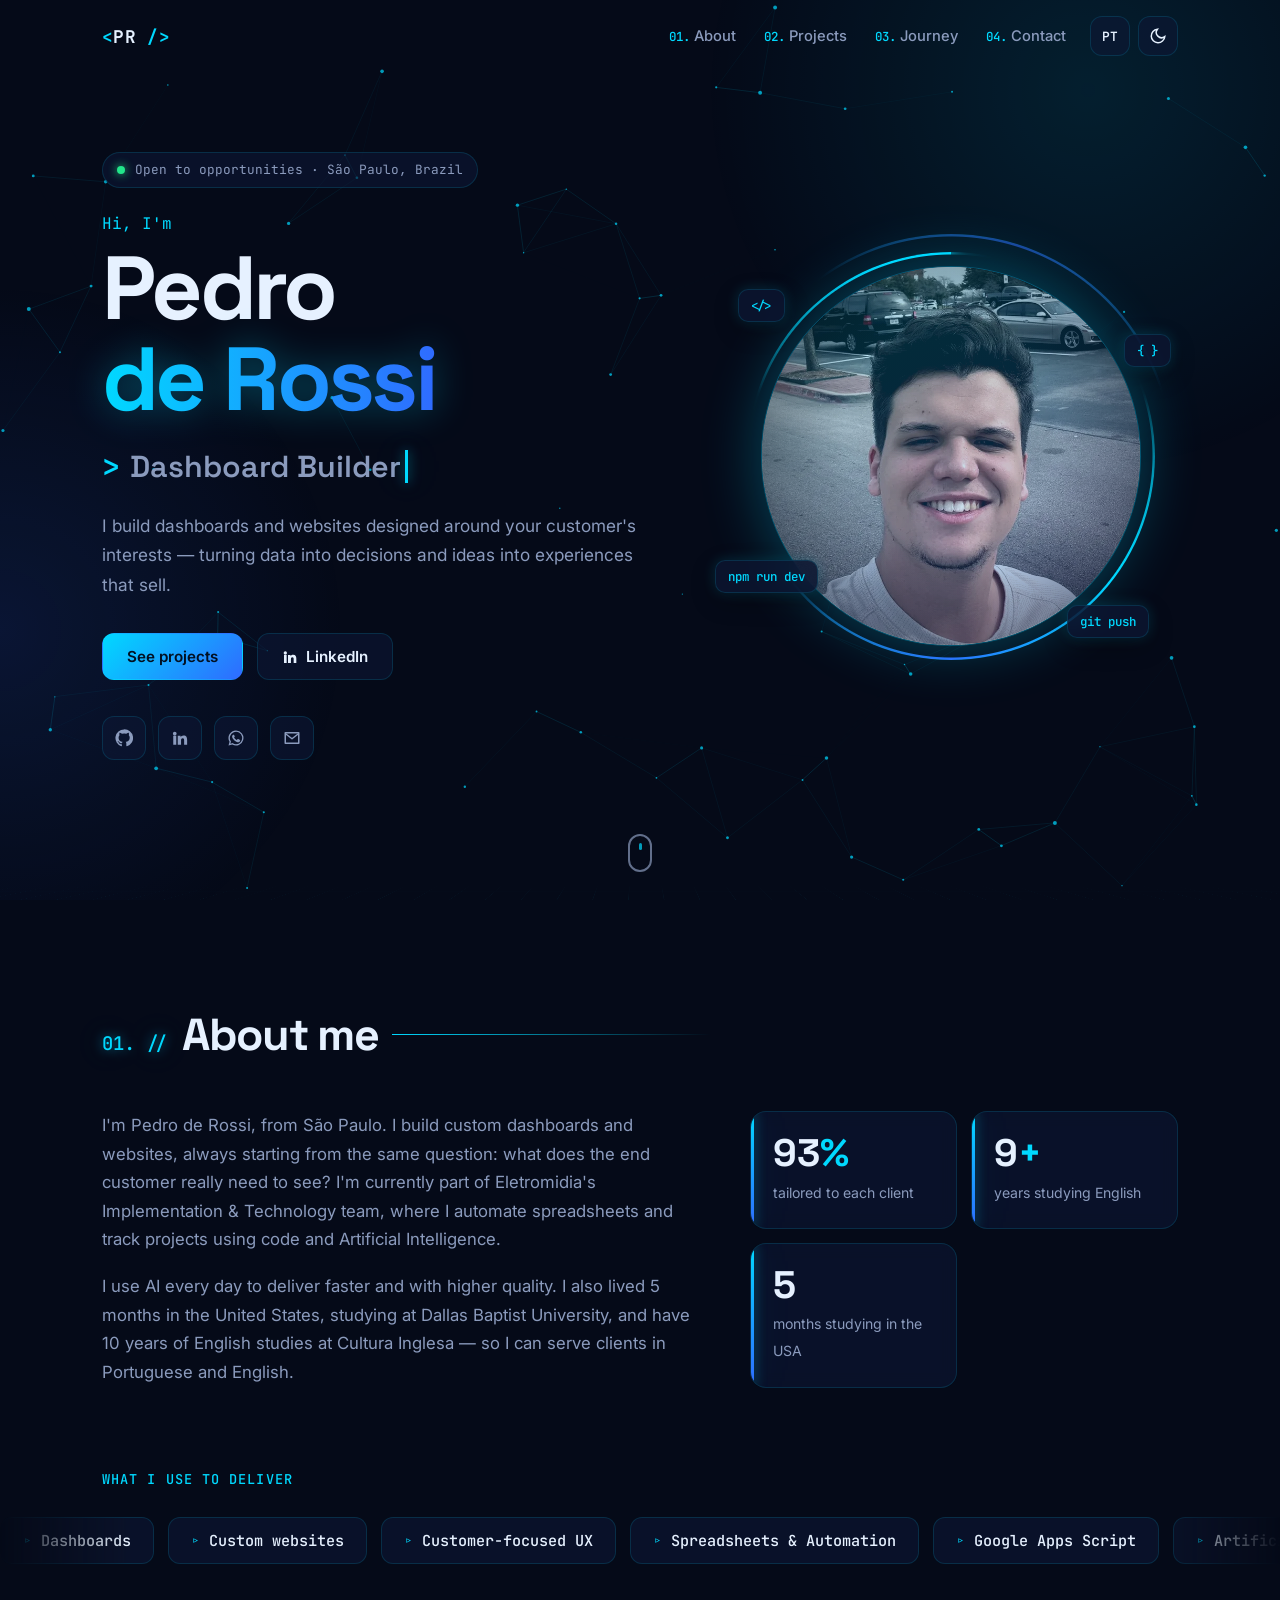
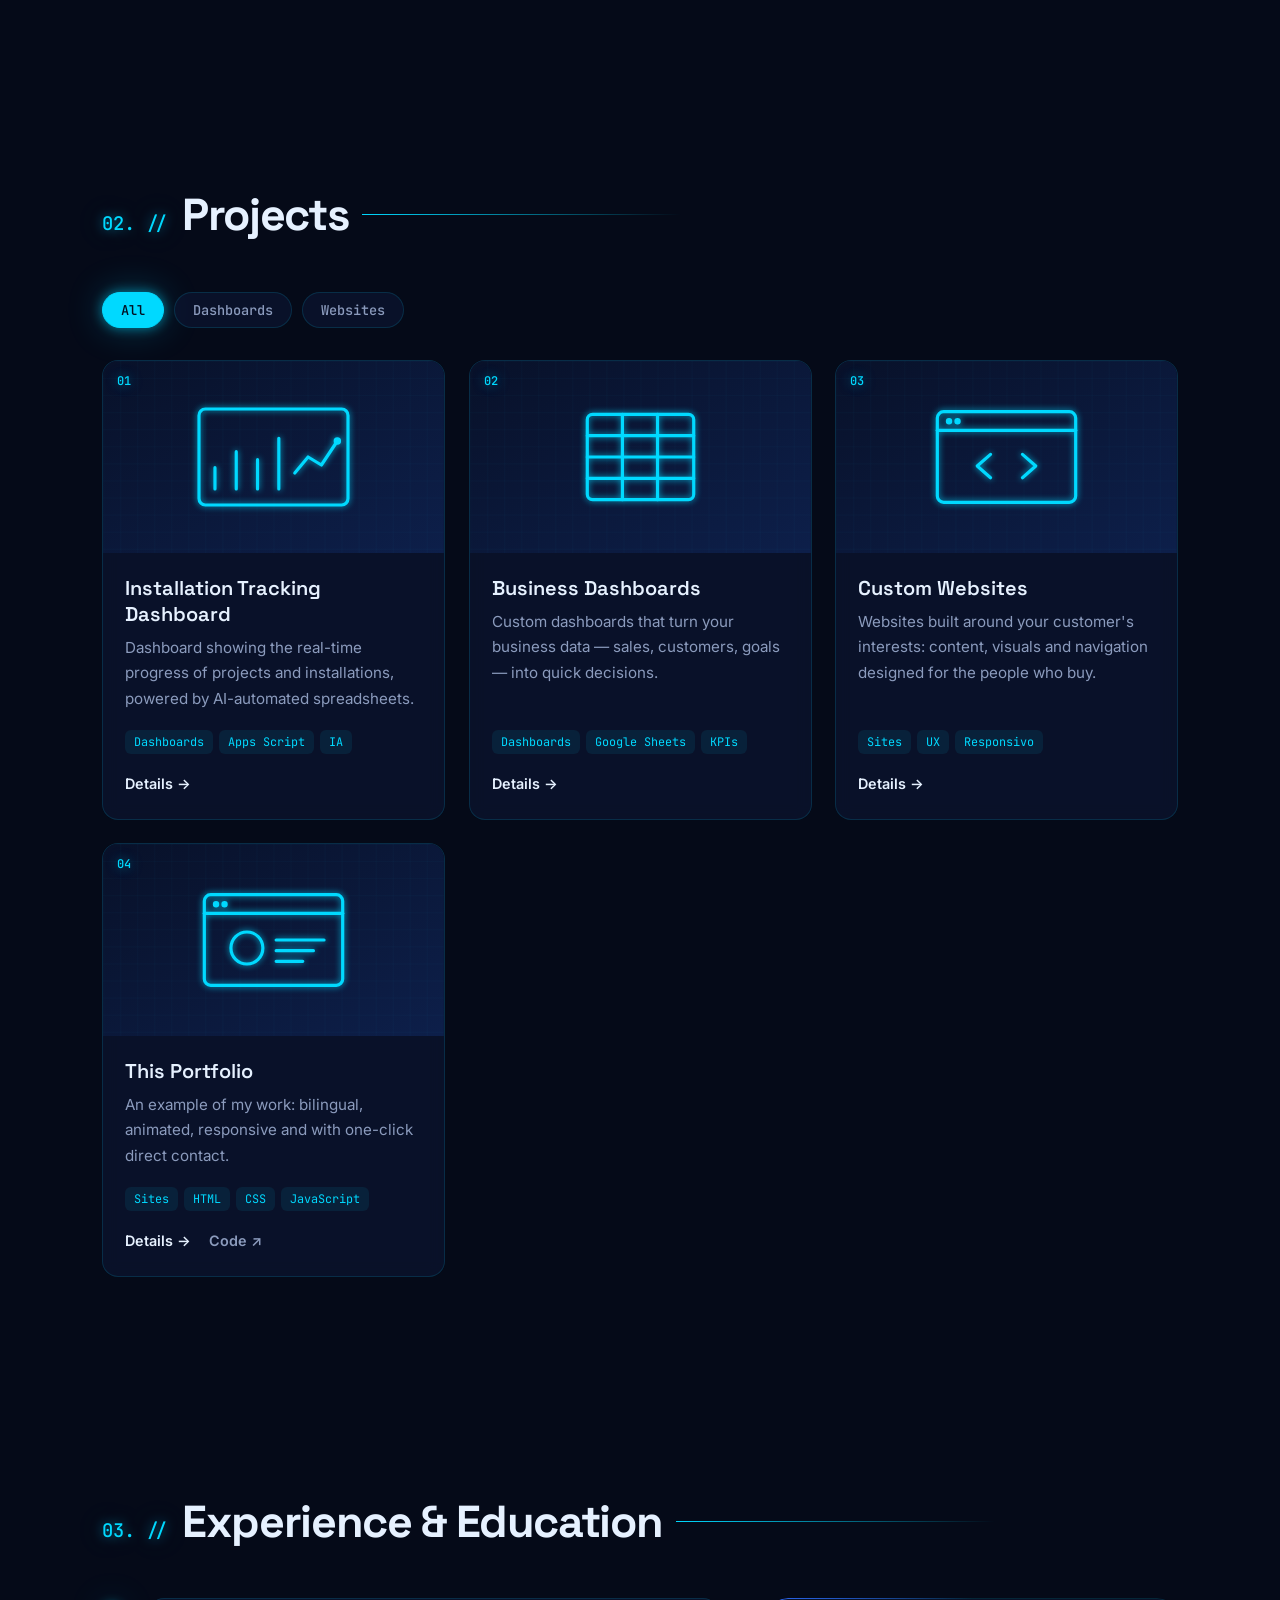
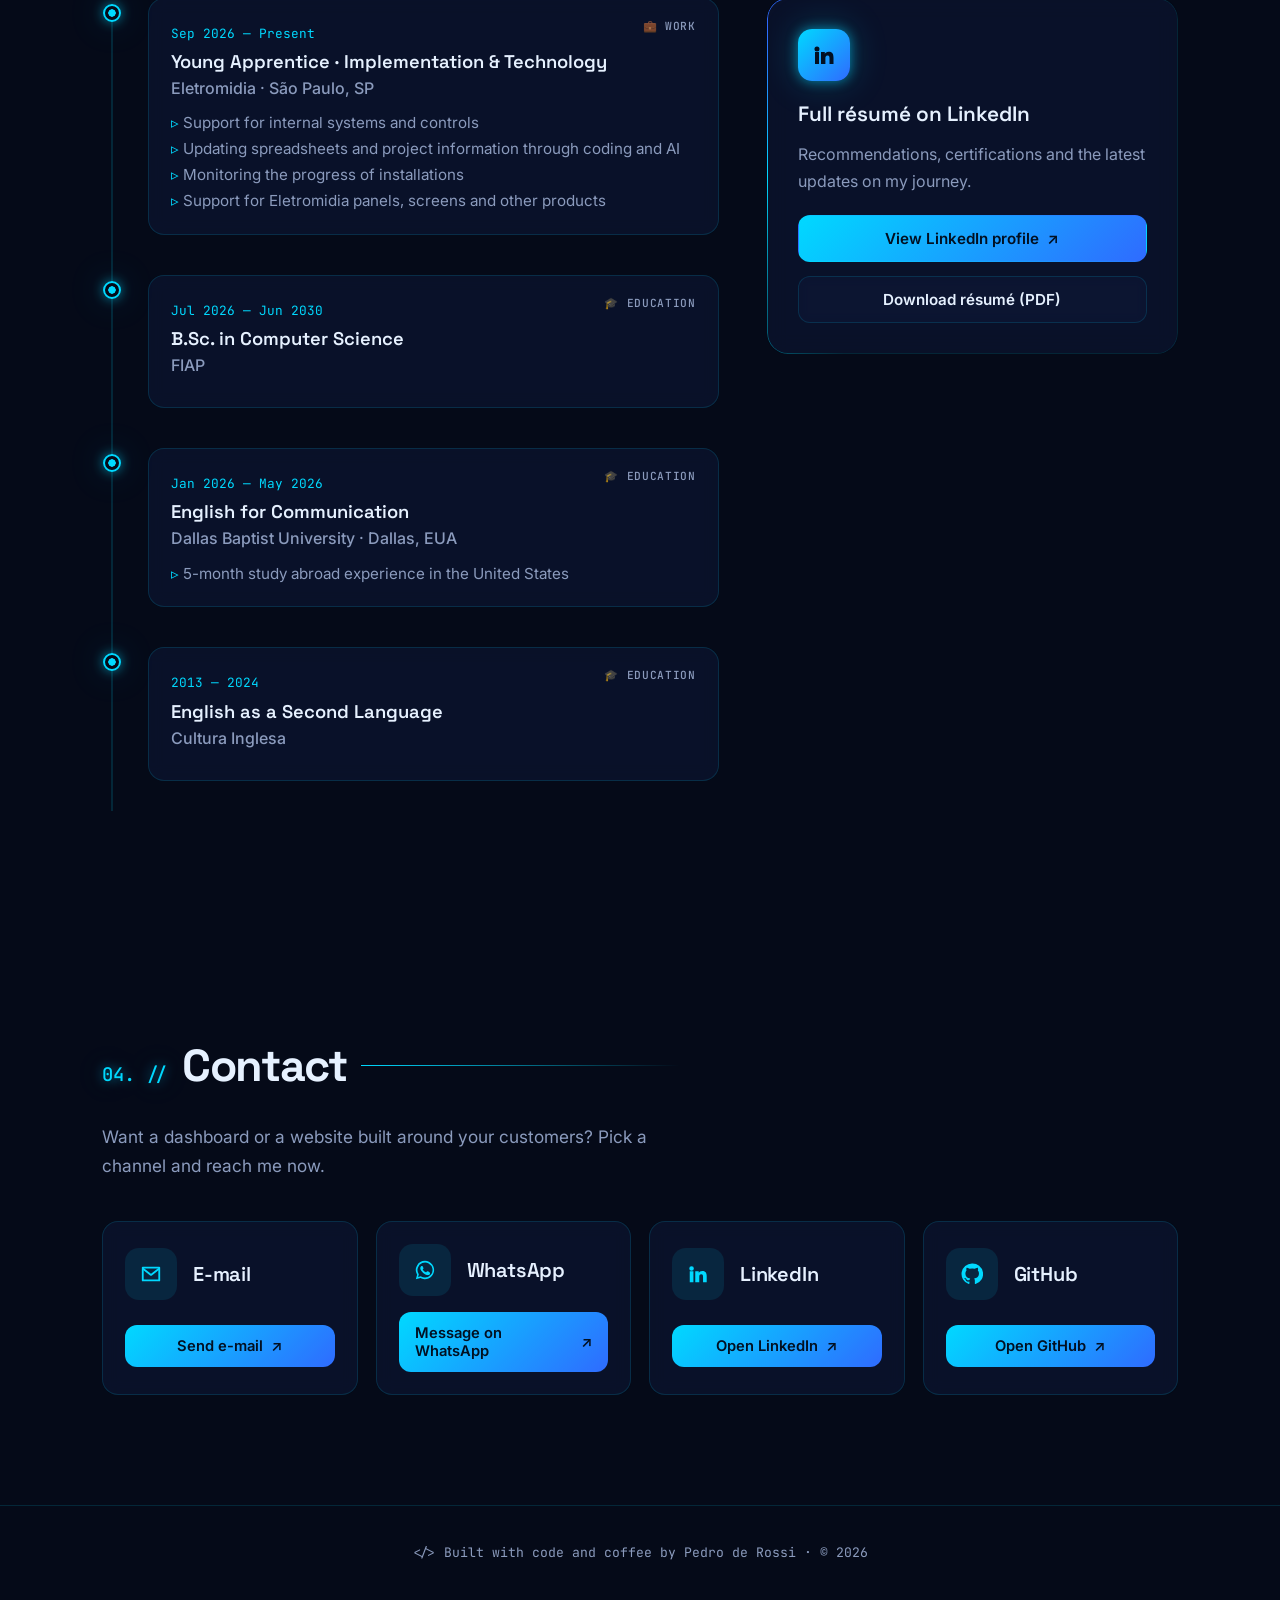
<file: index.html>
<!doctype html>
<html lang="pt-BR">
<head>
  <meta charset="utf-8" />
  <meta name="viewport" content="width=device-width, initial-scale=1" />
  <title>Pedro de Rossi — Dashboards & Sites sob medida</title>
  <meta name="description" content="Pedro de Rossi cria dashboards e sites sob medida, pensados a partir do interesse do seu público." />
  <meta name="theme-color" content="#050a18" />
  <meta property="og:title" content="Pedro de Rossi — Dashboards & Sites sob medida" />
  <meta property="og:description" content="Dashboards e sites sob medida, focados no seu cliente · São Paulo" />
  <meta property="og:type" content="website" />
  <meta property="og:image" content="assets/img/pedro.jpg" />
  <link rel="icon" href="assets/img/favicon.svg" type="image/svg+xml" />
  <link rel="preconnect" href="https://fonts.googleapis.com" />
  <link rel="preconnect" href="https://fonts.gstatic.com" crossorigin />
  <link href="https://fonts.googleapis.com/css2?family=Space+Grotesk:wght@500;600;700&family=Inter:wght@400;500;600&family=JetBrains+Mono:wght@400;500&display=swap" rel="stylesheet" />
  <link rel="stylesheet" href="css/style.css" />
  <script>
    // Aplica tema salvo antes da renderização para evitar "flash"
    try {
      const t = localStorage.getItem("theme");
      if (t) document.documentElement.dataset.theme = t;
    } catch (e) {}
  </script>
</head>
<body class="is-loading">
  <!-- Tela de carregamento -->
  <div class="preloader" id="preloader" aria-hidden="true">
    <div class="preloader-inner">
      <span class="preloader-logo glitch" data-text="<PR />">&lt;PR /&gt;</span>
      <div class="preloader-bar"><span></span></div>
      <code class="preloader-log" id="preloader-log">booting portfolio...</code>
    </div>
  </div>

  <!-- Efeitos de fundo -->
  <canvas class="bg-canvas" id="bg-canvas" aria-hidden="true"></canvas>
  <div class="bg-glow" aria-hidden="true"></div>
  <div class="cursor-glow" id="cursor-glow" aria-hidden="true"></div>
  <div class="scroll-progress" id="scroll-progress" aria-hidden="true"></div>

  <a class="skip-link" href="#main" data-i18n="a11y.skip">Pular para o conteúdo</a>

  <header class="site-header" id="site-header">
    <nav class="nav container" aria-label="Principal">
      <a href="#top" class="logo" aria-label="Pedro de Rossi">
        <span class="logo-bracket">&lt;</span>PR<span class="logo-bracket"> /&gt;</span>
      </a>

      <button class="nav-toggle" aria-expanded="false" aria-controls="nav-menu" data-i18n-aria="nav.menu">
        <span></span><span></span><span></span>
      </button>

      <ul class="nav-menu" id="nav-menu">
        <li><a href="#sobre"><span class="mono">01.</span> <span data-i18n="nav.about">Sobre</span></a></li>
        <li><a href="#projetos"><span class="mono">02.</span> <span data-i18n="nav.projects">Projetos</span></a></li>
        <li><a href="#experiencia"><span class="mono">03.</span> <span data-i18n="nav.experience">Experiência</span></a></li>
        <li><a href="#contato"><span class="mono">04.</span> <span data-i18n="nav.contact">Contato</span></a></li>
      </ul>

      <div class="nav-actions">
        <button class="icon-btn lang-toggle" id="lang-toggle" aria-label="Mudar idioma / Change language">EN</button>
        <button class="icon-btn" id="theme-toggle" data-i18n-aria="a11y.theme">
          <svg class="icon-sun" viewBox="0 0 24 24" aria-hidden="true"><circle cx="12" cy="12" r="4"/><path d="M12 2v2M12 20v2M4.9 4.9l1.4 1.4M17.7 17.7l1.4 1.4M2 12h2M20 12h2M4.9 19.1l1.4-1.4M17.7 6.3l1.4-1.4"/></svg>
          <svg class="icon-moon" viewBox="0 0 24 24" aria-hidden="true"><path d="M21 12.8A9 9 0 1 1 11.2 3a7 7 0 0 0 9.8 9.8z"/></svg>
        </button>
      </div>
    </nav>
  </header>

  <main id="main">
    <!-- HERO -->
    <section class="hero" id="top">
      <div class="hero-grid-floor" aria-hidden="true"></div>
      <div class="container hero-inner">
        <div class="hero-text">
          <p class="eyebrow mono hero-anim" style="--d:0">
            <span class="status-dot"></span>
            <span data-i18n="hero.status">Disponível para novos projetos</span>
          </p>
          <p class="hero-greeting mono hero-anim" style="--d:1" data-i18n="hero.greeting">Olá, eu sou</p>
          <h1 class="hero-title hero-anim" style="--d:2">
            <span class="glitch" data-text="Pedro">Pedro</span>
            <span class="gradient-text">de Rossi</span>
          </h1>
          <p class="hero-role hero-anim" style="--d:3">
            <span class="mono prompt">&gt;</span>
            <span id="typed-role"></span><span class="caret" aria-hidden="true"></span>
          </p>
          <p class="hero-lead hero-anim" style="--d:4" data-i18n="hero.lead">
            Construo aplicações web rápidas, acessíveis e bem pensadas — do back-end à interface.
          </p>
          <div class="hero-cta hero-anim" style="--d:5">
            <a href="#projetos" class="btn btn-primary magnetic"><span data-i18n="hero.ctaProjects">Ver projetos</span></a>
            <a href="https://www.linkedin.com/in/pedro-de-rossi" target="_blank" rel="noopener" class="btn btn-ghost magnetic">
              <svg class="btn-icon" viewBox="0 0 24 24" aria-hidden="true"><path d="M4.98 3.5a2.5 2.5 0 1 1 0 5 2.5 2.5 0 0 1 0-5zM3 9h4v12H3zM9 9h3.8v1.7h.1c.5-1 1.8-2 3.8-2 4 0 4.8 2.6 4.8 6V21h-4v-5.6c0-1.3 0-3-1.9-3s-2.2 1.5-2.2 2.9V21H9z"/></svg>
              LinkedIn
            </a>
          </div>
          <ul class="socials hero-anim" style="--d:6" aria-label="Redes sociais">
            <li><a href="https://github.com/PedrodeRossi" target="_blank" rel="noopener" aria-label="GitHub">
              <svg viewBox="0 0 24 24" aria-hidden="true"><path d="M12 .5a11.5 11.5 0 0 0-3.6 22.4c.6.1.8-.3.8-.6v-2c-3.2.7-3.9-1.5-3.9-1.5-.5-1.3-1.3-1.7-1.3-1.7-1-.7.1-.7.1-.7 1.2.1 1.8 1.2 1.8 1.2 1 1.8 2.8 1.3 3.5 1 .1-.8.4-1.3.7-1.6-2.6-.3-5.3-1.3-5.3-5.7 0-1.3.5-2.3 1.2-3.1-.1-.3-.5-1.5.1-3.1 0 0 1-.3 3.2 1.2a11 11 0 0 1 5.8 0c2.2-1.5 3.2-1.2 3.2-1.2.6 1.6.2 2.8.1 3.1.8.8 1.2 1.9 1.2 3.1 0 4.4-2.7 5.4-5.3 5.7.4.4.8 1.1.8 2.2v3.2c0 .3.2.7.8.6A11.5 11.5 0 0 0 12 .5z"/></svg>
            </a></li>
            <li><a href="https://www.linkedin.com/in/pedro-de-rossi" target="_blank" rel="noopener" aria-label="LinkedIn">
              <svg viewBox="0 0 24 24" aria-hidden="true"><path d="M4.98 3.5a2.5 2.5 0 1 1 0 5 2.5 2.5 0 0 1 0-5zM3 9h4v12H3zM9 9h3.8v1.7h.1c.5-1 1.8-2 3.8-2 4 0 4.8 2.6 4.8 6V21h-4v-5.6c0-1.3 0-3-1.9-3s-2.2 1.5-2.2 2.9V21H9z"/></svg>
            </a></li>
            <li><a href="https://wa.me/5511988828537" target="_blank" rel="noopener" aria-label="WhatsApp">
              <svg viewBox="0 0 24 24" aria-hidden="true"><path d="M12 2a10 10 0 0 0-8.6 15.1L2 22l5-1.3A10 10 0 1 0 12 2zm0 18.2a8.2 8.2 0 0 1-4.2-1.2l-.3-.2-3 .8.8-2.9-.2-.3A8.2 8.2 0 1 1 12 20.2zm4.5-6.1c-.2-.1-1.5-.7-1.7-.8-.2-.1-.4-.1-.6.1l-.8 1c-.1.2-.3.2-.5.1a6.7 6.7 0 0 1-3.3-2.9c-.3-.4.3-.4.7-1.3.1-.2 0-.3 0-.4l-.8-1.8c-.2-.5-.4-.4-.6-.4h-.5a1 1 0 0 0-.7.3 3 3 0 0 0-.9 2.2 5.2 5.2 0 0 0 1.1 2.7 11.8 11.8 0 0 0 4.5 4c1.7.7 2.3.8 3.2.6.5-.1 1.5-.6 1.8-1.2.2-.6.2-1.1.1-1.2l-.5-.3z"/></svg>
            </a></li>
            <li><a href="mailto:pemrossi@outlook.com" aria-label="E-mail">
              <svg viewBox="0 0 24 24" aria-hidden="true" class="stroke"><path d="M3 5h18v14H3z"/><path d="m3 6 9 7 9-7"/></svg>
            </a></li>
          </ul>
        </div>

        <div class="hero-visual hero-anim" style="--d:3">
          <div class="avatar" id="avatar">
            <div class="avatar-ring" aria-hidden="true"></div>
            <div class="avatar-ring avatar-ring-2" aria-hidden="true"></div>
            <div class="avatar-photo">
              <picture>
                <source srcset="assets/img/pedro.webp" type="image/webp" />
                <img src="assets/img/pedro.jpg" alt="Foto de Pedro de Rossi" data-i18n-alt="about.photoAlt" width="720" height="720" />
              </picture>
              <span class="avatar-scan" aria-hidden="true"></span>
            </div>
            <span class="orbit-chip chip-1" aria-hidden="true">&lt;/&gt;</span>
            <span class="orbit-chip chip-2" aria-hidden="true">{ }</span>
            <span class="orbit-chip chip-3" aria-hidden="true">npm run dev</span>
            <span class="orbit-chip chip-4" aria-hidden="true">git push</span>
          </div>
        </div>
      </div>

      <a href="#sobre" class="scroll-hint" aria-hidden="true" tabindex="-1">
        <span class="mouse"><span></span></span>
      </a>
    </section>

    <!-- SOBRE -->
    <section class="section" id="sobre">
      <div class="container">
        <h2 class="section-title" data-reveal>
          <span class="mono section-num">01. //</span>
          <span data-i18n="about.title">Sobre mim</span>
        </h2>
        <div class="about-grid">
          <div class="about-text">
            <p data-reveal style="--d:1" data-i18n="about.p1"></p>
            <p data-reveal style="--d:2" data-i18n="about.p2"></p>
          </div>
          <ul class="stats" id="stats"></ul>
        </div>
        <h3 class="skills-title mono" data-reveal data-i18n="about.skills">Tecnologias com que trabalho</h3>
      </div>
      <div class="marquee" data-reveal aria-label="Tecnologias">
        <ul class="marquee-track" id="skills-track"></ul>
      </div>
    </section>

    <!-- PROJETOS -->
    <section class="section" id="projetos">
      <div class="container">
        <h2 class="section-title" data-reveal>
          <span class="mono section-num">02. //</span>
          <span data-i18n="projects.title">Projetos</span>
        </h2>
        <div class="filters" id="project-filters" role="group" data-i18n-aria="projects.filter" data-reveal></div>
        <div class="projects-grid" id="projects-grid"></div>
      </div>
    </section>

    <!-- EXPERIÊNCIA -->
    <section class="section" id="experiencia">
      <div class="container">
        <h2 class="section-title" data-reveal>
          <span class="mono section-num">03. //</span>
          <span data-i18n="experience.title">Experiência</span>
        </h2>
        <div class="experience-grid">
          <ol class="timeline" id="timeline"></ol>

          <aside class="linkedin-card" data-reveal style="--d:2">
            <div class="linkedin-card-icon" aria-hidden="true">
              <svg viewBox="0 0 24 24"><path d="M4.98 3.5a2.5 2.5 0 1 1 0 5 2.5 2.5 0 0 1 0-5zM3 9h4v12H3zM9 9h3.8v1.7h.1c.5-1 1.8-2 3.8-2 4 0 4.8 2.6 4.8 6V21h-4v-5.6c0-1.3 0-3-1.9-3s-2.2 1.5-2.2 2.9V21H9z"/></svg>
            </div>
            <h3 data-i18n="experience.linkedinTitle">Currículo completo no LinkedIn</h3>
            <p data-i18n="experience.linkedinText">Histórico detalhado, formação, certificações e recomendações.</p>
            <a href="https://www.linkedin.com/in/pedro-de-rossi" target="_blank" rel="noopener" class="btn btn-primary magnetic">
              <span data-i18n="experience.linkedinBtn">Ver perfil no LinkedIn</span> ↗
            </a>
            <a href="assets/cv/pedro-de-rossi-cv.pdf" class="btn btn-ghost" download data-i18n="experience.cv">Baixar currículo (PDF)</a>
          </aside>
        </div>
      </div>
    </section>

    <!-- CONTATO -->
    <section class="section contact" id="contato">
      <div class="container">
        <h2 class="section-title" data-reveal>
          <span class="mono section-num">04. //</span>
          <span data-i18n="contact.title">Contato</span>
        </h2>
        <p class="contact-lead" data-reveal data-i18n="contact.lead"></p>
        <ul class="contact-cards">
          <li data-reveal style="--d:1"><a class="contact-card" href="mailto:pemrossi@outlook.com?subject=Contato%20pelo%20portf%C3%B3lio" id="email-card">
            <span class="contact-card-icon"><svg viewBox="0 0 24 24" class="stroke" aria-hidden="true"><path d="M3 5h18v14H3z"/><path d="m3 6 9 7 9-7"/></svg></span>
            <span><span class="contact-card-label">E-mail</span></span>
            <span class="contact-card-cta"><span data-i18n="contact.cta.email"></span><span class="cta-arrow" aria-hidden="true">↗</span></span>
          </a></li>
          <li data-reveal style="--d:2"><a class="contact-card" href="https://wa.me/5511988828537" target="_blank" rel="noopener" id="whatsapp-card">
            <span class="contact-card-icon"><svg viewBox="0 0 24 24" aria-hidden="true"><path d="M12 2a10 10 0 0 0-8.6 15.1L2 22l5-1.3A10 10 0 1 0 12 2zm0 18.2a8.2 8.2 0 0 1-4.2-1.2l-.3-.2-3 .8.8-2.9-.2-.3A8.2 8.2 0 1 1 12 20.2zm4.5-6.1c-.2-.1-1.5-.7-1.7-.8-.2-.1-.4-.1-.6.1l-.8 1c-.1.2-.3.2-.5.1a6.7 6.7 0 0 1-3.3-2.9c-.3-.4.3-.4.7-1.3.1-.2 0-.3 0-.4l-.8-1.8c-.2-.5-.4-.4-.6-.4h-.5a1 1 0 0 0-.7.3 3 3 0 0 0-.9 2.2 5.2 5.2 0 0 0 1.1 2.7 11.8 11.8 0 0 0 4.5 4c1.7.7 2.3.8 3.2.6.5-.1 1.5-.6 1.8-1.2.2-.6.2-1.1.1-1.2l-.5-.3z"/></svg></span>
            <span><span class="contact-card-label">WhatsApp</span></span>
            <span class="contact-card-cta"><span data-i18n="contact.cta.whatsapp"></span><span class="cta-arrow" aria-hidden="true">↗</span></span>
          </a></li>
          <li data-reveal style="--d:3"><a class="contact-card" href="https://www.linkedin.com/in/pedro-de-rossi" target="_blank" rel="noopener">
            <span class="contact-card-icon"><svg viewBox="0 0 24 24" aria-hidden="true"><path d="M4.98 3.5a2.5 2.5 0 1 1 0 5 2.5 2.5 0 0 1 0-5zM3 9h4v12H3zM9 9h3.8v1.7h.1c.5-1 1.8-2 3.8-2 4 0 4.8 2.6 4.8 6V21h-4v-5.6c0-1.3 0-3-1.9-3s-2.2 1.5-2.2 2.9V21H9z"/></svg></span>
            <span><span class="contact-card-label">LinkedIn</span></span>
            <span class="contact-card-cta"><span data-i18n="contact.cta.linkedin"></span><span class="cta-arrow" aria-hidden="true">↗</span></span>
          </a></li>
          <li data-reveal style="--d:4"><a class="contact-card" href="https://github.com/PedrodeRossi" target="_blank" rel="noopener">
            <span class="contact-card-icon"><svg viewBox="0 0 24 24" aria-hidden="true"><path d="M12 .5a11.5 11.5 0 0 0-3.6 22.4c.6.1.8-.3.8-.6v-2c-3.2.7-3.9-1.5-3.9-1.5-.5-1.3-1.3-1.7-1.3-1.7-1-.7.1-.7.1-.7 1.2.1 1.8 1.2 1.8 1.2 1 1.8 2.8 1.3 3.5 1 .1-.8.4-1.3.7-1.6-2.6-.3-5.3-1.3-5.3-5.7 0-1.3.5-2.3 1.2-3.1-.1-.3-.5-1.5.1-3.1 0 0 1-.3 3.2 1.2a11 11 0 0 1 5.8 0c2.2-1.5 3.2-1.2 3.2-1.2.6 1.6.2 2.8.1 3.1.8.8 1.2 1.9 1.2 3.1 0 4.4-2.7 5.4-5.3 5.7.4.4.8 1.1.8 2.2v3.2c0 .3.2.7.8.6A11.5 11.5 0 0 0 12 .5z"/></svg></span>
            <span><span class="contact-card-label">GitHub</span></span>
            <span class="contact-card-cta"><span data-i18n="contact.cta.github"></span><span class="cta-arrow" aria-hidden="true">↗</span></span>
          </a></li>
        </ul>
      </div>
    </section>
  </main>

  <!-- Modal de detalhe do projeto -->
  <dialog class="project-modal" id="project-modal">
    <button class="icon-btn modal-close" id="modal-close" data-i18n-aria="a11y.close">&times;</button>
    <div id="modal-content"></div>
  </dialog>

  <footer class="site-footer">
    <div class="container">
      <p class="mono">&lt;/&gt; <span data-i18n="footer.made">Feito com código e café por</span> Pedro de Rossi · &copy; <span id="year"></span></p>
    </div>
  </footer>

  <script src="js/data.js"></script>
  <script src="js/i18n.js"></script>
  <script src="js/main.js"></script>
</body>
</html>
</file>
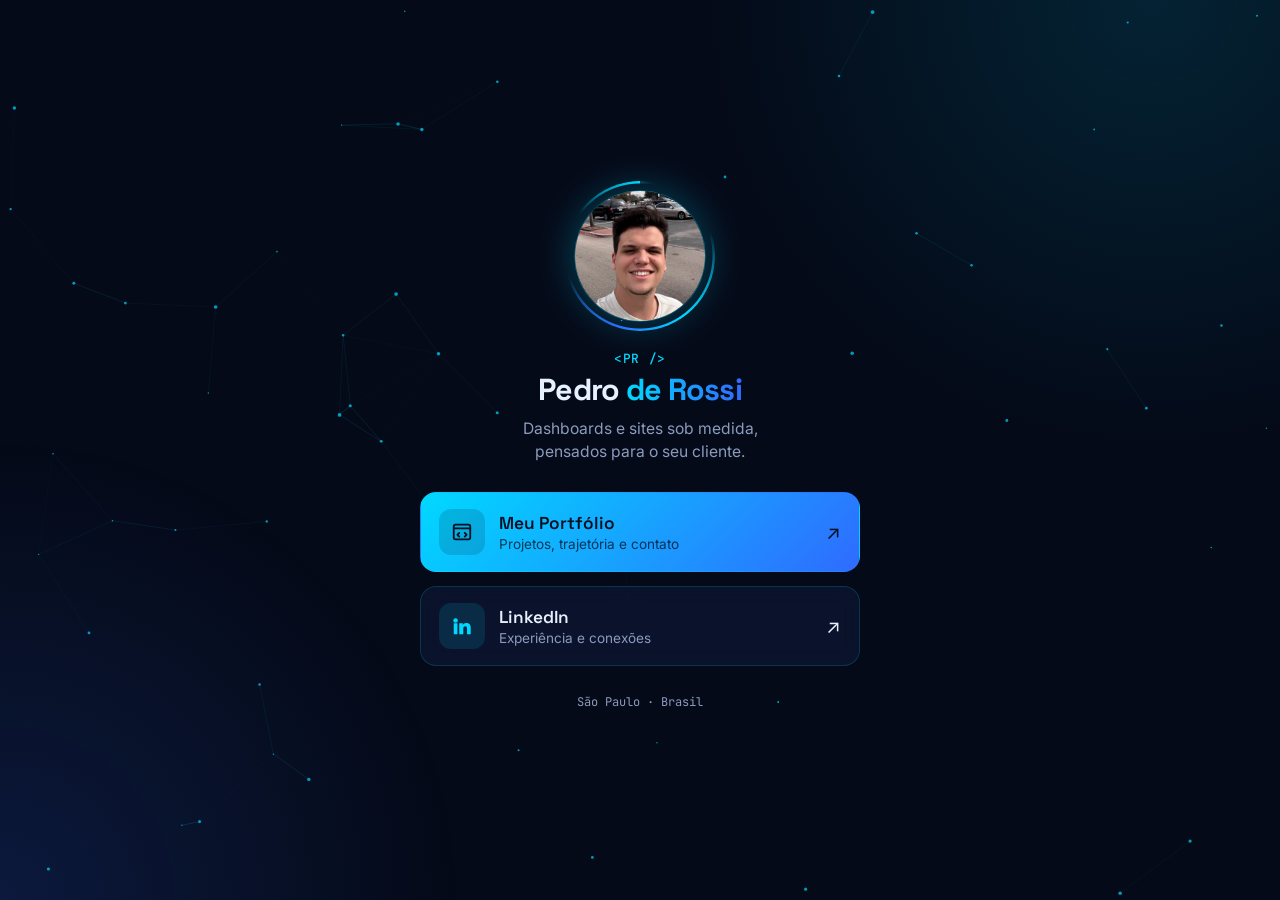
<file: links/index.html>
<!doctype html>
<html lang="pt-BR">
<head>
  <meta charset="utf-8" />
  <meta name="viewport" content="width=device-width, initial-scale=1, viewport-fit=cover" />
  <title>Pedro de Rossi · Links</title>
  <meta name="description" content="Links de Pedro de Rossi: portfólio e LinkedIn." />
  <meta name="theme-color" content="#050a18" />
  <meta property="og:title" content="Pedro de Rossi · Links" />
  <meta property="og:description" content="Dashboards e sites sob medida · Portfólio e LinkedIn" />
  <meta property="og:image" content="https://pedroderossi.github.io/assets/img/pedro.jpg" />
  <link rel="icon" href="../assets/img/favicon.svg" type="image/svg+xml" />
  <link rel="preconnect" href="https://fonts.googleapis.com" />
  <link rel="preconnect" href="https://fonts.gstatic.com" crossorigin />
  <link href="https://fonts.googleapis.com/css2?family=Space+Grotesk:wght@500;600;700&family=Inter:wght@400;500;600&family=JetBrains+Mono:wght@400;500&display=swap" rel="stylesheet" />
  <style>
    :root {
      --bg: #050a18;
      --surface: rgba(13, 24, 52, 0.7);
      --text: #e6f1ff;
      --text-muted: #8b9bbd;
      --border: rgba(0, 217, 255, 0.18);
      --neon: #00d9ff;
      --neon-2: #2f6bff;
      --neon-rgb: 0, 217, 255;
      --on-neon: #021022;
      --glow: 0 0 12px rgba(var(--neon-rgb), 0.55), 0 0 36px rgba(var(--neon-rgb), 0.25);
      --font-display: "Space Grotesk", "Inter", system-ui, sans-serif;
      --font-sans: "Inter", system-ui, -apple-system, "Segoe UI", sans-serif;
      --font-mono: "JetBrains Mono", ui-monospace, monospace;
      --ease: cubic-bezier(0.22, 1, 0.36, 1);
      color-scheme: dark;
    }
    *, *::before, *::after { box-sizing: border-box; }
    html, body { min-height: 100%; }
    body {
      margin: 0; background: var(--bg); color: var(--text);
      font-family: var(--font-sans); -webkit-font-smoothing: antialiased;
      display: grid; place-items: center;
      min-height: 100vh; min-height: 100svh;
      padding: max(40px, env(safe-area-inset-top)) max(20px, env(safe-area-inset-right)) max(40px, env(safe-area-inset-bottom)) max(20px, env(safe-area-inset-left));
      overflow-x: hidden;
    }
    a { color: inherit; text-decoration: none; }
    :focus-visible { outline: 2px solid var(--neon); outline-offset: 4px; border-radius: 12px; }

    /* Fundo: rede de partículas + brilhos */
    canvas { position: fixed; inset: 0; z-index: -2; width: 100%; height: 100%; }
    .glow {
      position: fixed; inset: 0; z-index: -3; pointer-events: none;
      background:
        radial-gradient(60vmax 60vmax at 90% 0%, rgba(var(--neon-rgb), 0.12), transparent 60%),
        radial-gradient(60vmax 60vmax at 0% 100%, rgba(47, 107, 255, 0.16), transparent 60%);
    }

    main { width: 100%; max-width: 440px; display: grid; justify-items: center; gap: 28px; text-align: center; }

    .in { opacity: 0; transform: translateY(18px); animation: in 0.8s var(--ease) forwards; animation-delay: calc(var(--d) * 0.12s); }
    @keyframes in { to { opacity: 1; transform: none; } }

    /* Foto com anel neon */
    .avatar { position: relative; width: 132px; height: 132px; }
    .ring {
      position: absolute; inset: -9px; border-radius: 50%;
      background: conic-gradient(from 0deg, transparent 0 20%, var(--neon) 40%, var(--neon-2) 55%, transparent 70%, transparent 85%, var(--neon) 100%);
      -webkit-mask: radial-gradient(farthest-side, transparent calc(100% - 3px), #000 calc(100% - 2px));
      mask: radial-gradient(farthest-side, transparent calc(100% - 3px), #000 calc(100% - 2px));
      filter: drop-shadow(0 0 8px var(--neon));
      animation: spin 5s linear infinite;
    }
    @keyframes spin { to { transform: rotate(360deg); } }
    .avatar img {
      width: 100%; height: 100%; border-radius: 50%; object-fit: cover;
      border: 1px solid rgba(var(--neon-rgb), 0.4);
      box-shadow: 0 0 40px rgba(var(--neon-rgb), 0.3);
    }

    .head { display: grid; gap: 6px; }
    .logo { font: 500 0.8rem var(--font-mono); color: var(--neon); letter-spacing: 0.04em; }
    h1 { margin: 0; font: 700 1.9rem / 1.1 var(--font-display); letter-spacing: -0.03em; }
    h1 span {
      background: linear-gradient(90deg, var(--neon), var(--neon-2), var(--neon));
      background-size: 200% 100%; -webkit-background-clip: text; background-clip: text; color: transparent;
      animation: shimmer 5s linear infinite;
    }
    @keyframes shimmer { to { background-position: 200% 0; } }
    .tagline { margin: 4px 0 0; color: var(--text-muted); font-size: 0.98rem; line-height: 1.5; }

    /* Botões de link */
    .links { list-style: none; margin: 0; padding: 0; width: 100%; display: grid; gap: 14px; }
    .link {
      position: relative; overflow: hidden;
      display: flex; align-items: center; gap: 14px;
      padding: 16px 18px; border-radius: 16px;
      background: var(--surface); border: 1px solid var(--border);
      backdrop-filter: blur(10px); -webkit-backdrop-filter: blur(10px);
      text-align: left;
      transition: transform 0.3s var(--ease), border-color 0.3s, box-shadow 0.3s;
    }
    .link::after {
      content: ""; position: absolute; top: 0; left: -80%; width: 50%; height: 100%;
      background: linear-gradient(100deg, transparent, rgba(var(--neon-rgb), 0.2), transparent);
      transform: skewX(-20deg); animation: sweep 4s var(--ease) infinite; animation-delay: calc(var(--d) * 0.6s);
      pointer-events: none;
    }
    @keyframes sweep { 0%, 60% { left: -80%; } 100% { left: 140%; } }
    .link:hover, .link:active { transform: translateY(-3px) scale(1.01); border-color: var(--neon); box-shadow: var(--glow); }
    .link.primary { background: linear-gradient(135deg, var(--neon), var(--neon-2)); border-color: transparent; color: var(--on-neon); }
    .link.primary .link-sub { color: rgba(2, 16, 34, 0.75); }
    .link.primary .link-icon { background: rgba(2, 16, 34, 0.15); color: var(--on-neon); }
    .link-icon {
      flex: none; width: 46px; height: 46px; border-radius: 12px; display: grid; place-items: center;
      background: rgba(var(--neon-rgb), 0.12); color: var(--neon);
    }
    .link-icon svg { width: 22px; height: 22px; fill: currentColor; }
    .link-icon svg.stroke { fill: none; stroke: currentColor; stroke-width: 2; stroke-linecap: round; stroke-linejoin: round; }
    .link-text { flex: 1; min-width: 0; display: grid; gap: 2px; }
    .link-title { font: 600 1.08rem var(--font-display); }
    .link-sub { font-size: 0.85rem; color: var(--text-muted); }
    .link-arrow { flex: none; font-size: 1.2rem; transition: transform 0.3s var(--ease); }
    .link:hover .link-arrow { transform: translate(3px, -3px); }

    footer { font: 0.75rem var(--font-mono); color: var(--text-muted); }

    @media (prefers-reduced-motion: reduce) {
      *, *::before, *::after { animation: none !important; transition: none !important; }
      .in { opacity: 1; transform: none; }
    }
  </style>
</head>
<body>
  <canvas id="bg" aria-hidden="true"></canvas>
  <div class="glow" aria-hidden="true"></div>

  <main>
    <div class="avatar in" style="--d:0">
      <span class="ring" aria-hidden="true"></span>
      <picture>
        <source srcset="../assets/img/pedro.webp" type="image/webp" />
        <img src="../assets/img/pedro.jpg" alt="Foto de Pedro de Rossi" width="132" height="132" />
      </picture>
    </div>

    <div class="head in" style="--d:1">
      <span class="logo">&lt;PR /&gt;</span>
      <h1>Pedro <span>de Rossi</span></h1>
      <p class="tagline">Dashboards e sites sob medida,<br />pensados para o seu cliente.</p>
    </div>

    <ul class="links">
      <li class="in" style="--d:2">
        <a class="link primary" href="https://pedroderossi.github.io/" style="--d:0">
          <span class="link-icon"><svg class="stroke" viewBox="0 0 24 24" aria-hidden="true"><rect x="3" y="4" width="18" height="16" rx="2"/><path d="M3 8h18M9 13l-2 2 2 2M15 13l2 2-2 2"/></svg></span>
          <span class="link-text">
            <span class="link-title">Meu Portfólio</span>
            <span class="link-sub">Projetos, trajetória e contato</span>
          </span>
          <span class="link-arrow" aria-hidden="true">↗</span>
        </a>
      </li>
      <li class="in" style="--d:3">
        <a class="link" href="https://www.linkedin.com/in/pedro-de-rossi" target="_blank" rel="noopener" style="--d:1">
          <span class="link-icon"><svg viewBox="0 0 24 24" aria-hidden="true"><path d="M4.98 3.5a2.5 2.5 0 1 1 0 5 2.5 2.5 0 0 1 0-5zM3 9h4v12H3zM9 9h3.8v1.7h.1c.5-1 1.8-2 3.8-2 4 0 4.8 2.6 4.8 6V21h-4v-5.6c0-1.3 0-3-1.9-3s-2.2 1.5-2.2 2.9V21H9z"/></svg></span>
          <span class="link-text">
            <span class="link-title">LinkedIn</span>
            <span class="link-sub">Experiência e conexões</span>
          </span>
          <span class="link-arrow" aria-hidden="true">↗</span>
        </a>
      </li>
    </ul>

    <footer class="in" style="--d:4">São Paulo · Brasil</footer>
  </main>

  <script>
    // Rede de partículas neon no fundo (leve, pausa quando a aba não está visível)
    (function () {
      const reduced = matchMedia("(prefers-reduced-motion: reduce)").matches;
      const c = document.getElementById("bg"), ctx = c.getContext("2d");
      let w, h, dpr, pts = [], running = true;
      function resize() {
        dpr = Math.min(devicePixelRatio || 1, 2);
        w = c.width = innerWidth * dpr; h = c.height = innerHeight * dpr;
        const n = Math.min(60, Math.floor(innerWidth * innerHeight / 14000));
        pts = Array.from({ length: n }, () => ({
          x: Math.random() * w, y: Math.random() * h,
          vx: (Math.random() - 0.5) * 0.3 * dpr, vy: (Math.random() - 0.5) * 0.3 * dpr,
          r: (Math.random() * 1.3 + 0.6) * dpr,
        }));
      }
      function draw() {
        ctx.clearRect(0, 0, w, h);
        const L = 120 * dpr;
        for (let i = 0; i < pts.length; i++) {
          const p = pts[i];
          if (!reduced) {
            p.x += p.vx; p.y += p.vy;
            if (p.x < 0 || p.x > w) p.vx *= -1;
            if (p.y < 0 || p.y > h) p.vy *= -1;
          }
          ctx.fillStyle = "rgba(0,217,255,0.7)";
          ctx.beginPath(); ctx.arc(p.x, p.y, p.r, 0, Math.PI * 2); ctx.fill();
          for (let j = i + 1; j < pts.length; j++) {
            const q = pts[j], d = Math.hypot(p.x - q.x, p.y - q.y);
            if (d < L) {
              ctx.strokeStyle = `rgba(0,217,255,${0.18 * (1 - d / L)})`;
              ctx.lineWidth = dpr;
              ctx.beginPath(); ctx.moveTo(p.x, p.y); ctx.lineTo(q.x, q.y); ctx.stroke();
            }
          }
        }
        if (running && !reduced) requestAnimationFrame(draw);
      }
      addEventListener("resize", () => { resize(); if (reduced) draw(); });
      document.addEventListener("visibilitychange", () => {
        running = !document.hidden;
        if (running && !reduced) requestAnimationFrame(draw);
      });
      resize(); draw();
    })();
  </script>
</body>
</html>
</file>
<file: css/style.css>
/* ==========================================================================
   Pedro de Rossi — Portfólio
   Identidade: azul neon / tech. Tema escuro é o padrão.
   ========================================================================== */

:root {
  --bg: #050a18;
  --bg-alt: #081129;
  --surface: rgba(13, 24, 52, 0.62);
  --surface-solid: #0c1631;
  --text: #e6f1ff;
  --text-muted: #8b9bbd;
  --border: rgba(0, 217, 255, 0.14);
  --neon: #00d9ff;
  --neon-2: #2f6bff;
  --neon-rgb: 0, 217, 255;
  --on-neon: #021022;
  --glow: 0 0 12px rgba(var(--neon-rgb), 0.55), 0 0 36px rgba(var(--neon-rgb), 0.25);
  --shadow: 0 10px 40px rgba(0, 0, 0, 0.45);
  --grid-line: rgba(0, 217, 255, 0.22);
  --danger: #ff5d7a;

  --font-display: "Space Grotesk", "Inter", system-ui, sans-serif;
  --font-sans: "Inter", system-ui, -apple-system, "Segoe UI", sans-serif;
  --font-mono: "JetBrains Mono", ui-monospace, monospace;
  --radius: 16px;
  --max-w: 1140px;
  --header-h: 72px;
  --ease: cubic-bezier(0.22, 1, 0.36, 1);
}

:root[data-theme="light"] {
  --bg: #f3f7ff;
  --bg-alt: #e8f0ff;
  --surface: rgba(255, 255, 255, 0.75);
  --surface-solid: #ffffff;
  --text: #0a1630;
  --text-muted: #4a5a7a;
  --border: rgba(0, 102, 255, 0.16);
  --neon: #0066ff;
  --neon-2: #00a8e8;
  --neon-rgb: 0, 102, 255;
  --on-neon: #ffffff;
  --glow: 0 0 10px rgba(var(--neon-rgb), 0.3), 0 0 28px rgba(var(--neon-rgb), 0.12);
  --shadow: 0 10px 34px rgba(10, 40, 100, 0.12);
  --grid-line: rgba(0, 102, 255, 0.18);
  --danger: #d6264a;
}

/* Base ------------------------------------------------------------------- */
*, *::before, *::after { box-sizing: border-box; }

html { scroll-behavior: smooth; scroll-padding-top: var(--header-h); }

body {
  margin: 0;
  background: var(--bg);
  color: var(--text);
  font-family: var(--font-sans);
  font-size: 1rem;
  line-height: 1.7;
  -webkit-font-smoothing: antialiased;
  overflow-x: hidden;
}
body.is-loading { overflow: hidden; }

::selection { background: rgba(var(--neon-rgb), 0.3); color: var(--text); }

img { max-width: 100%; display: block; }
a { color: var(--neon); text-decoration: none; }
:focus-visible { outline: 2px solid var(--neon); outline-offset: 3px; border-radius: 6px; }

.container { position: relative; width: 100%; max-width: var(--max-w); margin: 0 auto; padding: 0 16px; }
@media (min-width: 720px) { .container { padding: 0 32px; } }

.mono { font-family: var(--font-mono); }

.skip-link {
  position: absolute; left: -9999px; top: 8px; z-index: 200;
  background: var(--neon); color: var(--on-neon);
  padding: 8px 16px; border-radius: 8px;
}
.skip-link:focus { left: 16px; }

/* Preloader -------------------------------------------------------------- */
.preloader {
  position: fixed; inset: 0; z-index: 300;
  display: grid; place-items: center;
  background: var(--bg);
  transition: opacity 0.6s var(--ease), visibility 0.6s;
}
.preloader.done { opacity: 0; visibility: hidden; }
.preloader-inner { display: grid; justify-items: center; gap: 18px; }
.preloader-logo {
  font: 700 clamp(2rem, 6vw, 3rem) var(--font-mono);
  color: var(--neon); text-shadow: var(--glow);
}
.preloader-bar { width: 200px; height: 2px; background: var(--border); overflow: hidden; border-radius: 2px; }
.preloader-bar span {
  display: block; height: 100%; width: 100%;
  background: linear-gradient(90deg, var(--neon-2), var(--neon));
  box-shadow: var(--glow);
  transform-origin: left; animation: load 1.1s var(--ease) forwards;
}
.preloader-log { font: 0.8rem var(--font-mono); color: var(--text-muted); min-height: 1.4em; }
@keyframes load { from { transform: scaleX(0); } to { transform: scaleX(1); } }

/* Fundo animado ---------------------------------------------------------- */
.bg-canvas { position: fixed; inset: 0; z-index: -2; width: 100%; height: 100%; pointer-events: none; }
.bg-glow {
  position: fixed; inset: 0; z-index: -3; pointer-events: none;
  background:
    radial-gradient(50vw 50vw at 85% 10%, rgba(var(--neon-rgb), 0.1), transparent 60%),
    radial-gradient(45vw 45vw at 0% 70%, rgba(47, 107, 255, 0.12), transparent 60%);
  animation: glow-drift 18s ease-in-out infinite alternate;
}
@keyframes glow-drift {
  to { transform: translate3d(-4vw, 3vh, 0) scale(1.08); }
}

.cursor-glow {
  position: fixed; left: 0; top: 0; z-index: -1; pointer-events: none;
  width: 520px; height: 520px; margin: -260px 0 0 -260px; border-radius: 50%;
  background: radial-gradient(circle, rgba(var(--neon-rgb), 0.1), transparent 65%);
  opacity: 0; transition: opacity 0.4s;
}
.cursor-glow.active { opacity: 1; }

.scroll-progress {
  position: fixed; top: 0; left: 0; right: 0; height: 2px; z-index: 120;
  background: linear-gradient(90deg, var(--neon-2), var(--neon));
  box-shadow: var(--glow);
  transform-origin: left; transform: scaleX(0);
}

/* Header ----------------------------------------------------------------- */
.site-header {
  position: fixed; top: 0; left: 0; right: 0; z-index: 100;
  transition: background 0.3s, border-color 0.3s, backdrop-filter 0.3s;
  border-bottom: 1px solid transparent;
}
.site-header.scrolled {
  background: color-mix(in srgb, var(--bg) 78%, transparent);
  backdrop-filter: blur(14px);
  border-bottom-color: var(--border);
}
.nav { height: var(--header-h); display: flex; align-items: center; gap: 24px; }
.logo { color: var(--text); font: 700 1.1rem var(--font-mono); letter-spacing: 0.02em; transition: text-shadow 0.3s; }
.logo-bracket { color: var(--neon); }
.logo:hover { text-shadow: var(--glow); }

.nav-menu { display: flex; gap: 28px; list-style: none; margin: 0 0 0 auto; padding: 0; }
.nav-menu a {
  position: relative; color: var(--text-muted); font-size: 0.92rem; font-weight: 500;
  transition: color 0.25s;
}
.nav-menu a .mono { color: var(--neon); font-size: 0.78rem; }
.nav-menu a::after {
  content: ""; position: absolute; left: 0; right: 0; bottom: -6px; height: 2px;
  background: var(--neon); box-shadow: var(--glow);
  transform: scaleX(0); transform-origin: right; transition: transform 0.35s var(--ease);
}
.nav-menu a:hover, .nav-menu a.active { color: var(--text); }
.nav-menu a:hover::after, .nav-menu a.active::after { transform: scaleX(1); transform-origin: left; }

.nav-actions { display: flex; gap: 8px; }
.icon-btn {
  display: inline-grid; place-items: center;
  width: 40px; height: 40px;
  border: 1px solid var(--border); border-radius: 12px;
  background: var(--surface); color: var(--text);
  font: 600 0.8rem var(--font-mono); cursor: pointer;
  transition: border-color 0.25s, box-shadow 0.25s, color 0.25s;
}
.icon-btn:hover { border-color: var(--neon); color: var(--neon); box-shadow: var(--glow); }
.icon-btn svg { width: 18px; height: 18px; fill: none; stroke: currentColor; stroke-width: 2; stroke-linecap: round; }
.icon-sun { display: none; }
:root[data-theme="light"] .icon-sun { display: block; }
:root[data-theme="light"] .icon-moon { display: none; }

.nav-toggle { display: none; }

@media (max-width: 820px) {
  .nav-toggle {
    display: flex; flex-direction: column; justify-content: center; gap: 5px;
    order: 3; width: 40px; height: 40px; padding: 0 10px;
    background: var(--surface); border: 1px solid var(--border); border-radius: 12px; cursor: pointer;
  }
  .nav-toggle span { height: 2px; background: var(--text); border-radius: 2px; transition: transform 0.3s var(--ease), opacity 0.2s; }
  .nav-toggle[aria-expanded="true"] span:nth-child(1) { transform: translateY(7px) rotate(45deg); }
  .nav-toggle[aria-expanded="true"] span:nth-child(2) { opacity: 0; }
  .nav-toggle[aria-expanded="true"] span:nth-child(3) { transform: translateY(-7px) rotate(-45deg); }

  .nav-actions { margin-left: auto; }
  .nav-menu {
    position: fixed; top: var(--header-h); left: 0; right: 0; bottom: 0;
    flex-direction: column; gap: 4px; margin: 0; padding: 32px 24px;
    background: color-mix(in srgb, var(--bg) 96%, transparent); backdrop-filter: blur(14px);
    clip-path: circle(0 at calc(100% - 36px) 0); transition: clip-path 0.6s var(--ease);
  }
  .nav-menu.open { clip-path: circle(150% at calc(100% - 36px) 0); }
  .nav-menu a { display: block; padding: 14px 0; font: 600 1.6rem var(--font-display); }
  .nav-menu a::after { display: none; }
  .nav-menu li { opacity: 0; transform: translateX(24px); transition: opacity 0.4s, transform 0.4s var(--ease); }
  .nav-menu.open li { opacity: 1; transform: none; }
  .nav-menu.open li:nth-child(2) { transition-delay: 0.06s; }
  .nav-menu.open li:nth-child(3) { transition-delay: 0.12s; }
  .nav-menu.open li:nth-child(4) { transition-delay: 0.18s; }
}

/* Botões ----------------------------------------------------------------- */
.btn {
  position: relative; overflow: hidden;
  display: inline-flex; align-items: center; justify-content: center; gap: 8px;
  padding: 13px 24px; border-radius: 12px;
  font: 600 0.95rem var(--font-sans); cursor: pointer;
  border: 1px solid transparent;
  transition: transform 0.25s var(--ease), box-shadow 0.3s, border-color 0.3s, color 0.3s, background 0.3s;
}
.btn-icon { width: 16px; height: 16px; fill: currentColor; }
.btn-primary {
  background: linear-gradient(135deg, var(--neon), var(--neon-2));
  color: var(--on-neon);
  box-shadow: 0 0 0 rgba(var(--neon-rgb), 0);
}
.btn-primary:hover { box-shadow: var(--glow); }
.btn-primary::before {
  content: ""; position: absolute; top: 0; left: -120%; width: 60%; height: 100%;
  background: linear-gradient(100deg, transparent, rgba(255, 255, 255, 0.55), transparent);
  transform: skewX(-20deg); transition: left 0.7s var(--ease);
}
.btn-primary:hover::before { left: 140%; }
.btn-ghost { background: var(--surface); color: var(--text); border-color: var(--border); backdrop-filter: blur(6px); }
.btn-ghost:hover { border-color: var(--neon); color: var(--neon); box-shadow: inset 0 0 18px rgba(var(--neon-rgb), 0.15), var(--glow); }

/* Hero ------------------------------------------------------------------- */
.hero {
  position: relative; min-height: 100vh; min-height: 100svh;
  display: flex; align-items: center;
  padding: calc(var(--header-h) + 40px) 0 100px;
  overflow: hidden;
}
.hero-inner { display: grid; gap: 56px; grid-template-columns: 1fr; align-items: center; }
@media (min-width: 920px) { .hero-inner { grid-template-columns: 1.25fr 1fr; } }

.hero-grid-floor {
  position: absolute; left: -50%; right: -50%; bottom: -10%; height: 55%;
  background-image:
    linear-gradient(var(--grid-line) 1px, transparent 1px),
    linear-gradient(90deg, var(--grid-line) 1px, transparent 1px);
  background-size: 60px 60px;
  transform: perspective(420px) rotateX(62deg);
  transform-origin: bottom;
  mask-image: linear-gradient(to top, #000 0%, transparent 85%);
  -webkit-mask-image: linear-gradient(to top, #000 0%, transparent 85%);
  animation: grid-move 3s linear infinite;
  pointer-events: none;
}
@keyframes grid-move { to { background-position: 0 60px; } }

.hero-anim { opacity: 0; transform: translateY(26px); filter: blur(6px); }
body.loaded .hero-anim {
  animation: hero-in 0.9s var(--ease) forwards;
  animation-delay: calc(var(--d, 0) * 0.11s + 0.1s);
}
@keyframes hero-in { to { opacity: 1; transform: none; filter: blur(0); } }

.eyebrow {
  display: inline-flex; align-items: center; gap: 10px;
  margin: 0 0 22px; padding: 6px 14px; border-radius: 999px;
  font-size: 0.8rem; color: var(--text-muted);
  border: 1px solid var(--border); background: var(--surface);
}
.status-dot { width: 8px; height: 8px; border-radius: 50%; background: #22e58a; box-shadow: 0 0 10px #22e58a; animation: pulse 2s infinite; }
@keyframes pulse {
  0% { box-shadow: 0 0 0 0 rgba(34, 229, 138, 0.6); }
  70% { box-shadow: 0 0 0 10px rgba(34, 229, 138, 0); }
  100% { box-shadow: 0 0 0 0 rgba(34, 229, 138, 0); }
}
.hero-greeting { color: var(--neon); margin: 0 0 6px; font-size: 1rem; }
.hero-title {
  font: 700 clamp(2.8rem, 8.5vw, 5.6rem) / 1.02 var(--font-display);
  margin: 0; letter-spacing: -0.04em;
}
.hero-title > span { display: inline-block; }
.gradient-text {
  background: linear-gradient(90deg, var(--neon), var(--neon-2), var(--neon), var(--neon-2));
  background-size: 300% 100%;
  -webkit-background-clip: text; background-clip: text; color: transparent;
  animation: shimmer 6s linear infinite;
  filter: drop-shadow(0 0 18px rgba(var(--neon-rgb), 0.35));
}
@keyframes shimmer { to { background-position: 300% 0; } }

.hero-role {
  display: flex; align-items: center; gap: 10px;
  font: 600 clamp(1.2rem, 3.2vw, 1.9rem) var(--font-display);
  color: var(--text-muted); margin: 18px 0 22px; min-height: 1.5em;
}
.prompt { color: var(--neon); }
.caret { display: inline-block; width: 3px; height: 1.1em; background: var(--neon); box-shadow: var(--glow); margin-left: -6px; animation: blink 1s steps(1) infinite; }
@keyframes blink { 50% { opacity: 0; } }

.hero-lead { max-width: 540px; color: var(--text-muted); font-size: 1.08rem; margin: 0 0 34px; }
.hero-cta { display: flex; flex-wrap: wrap; gap: 14px; margin-bottom: 36px; }

.socials { display: flex; gap: 12px; list-style: none; padding: 0; margin: 0; }
.socials a {
  display: grid; place-items: center; width: 44px; height: 44px;
  border-radius: 12px; border: 1px solid var(--border); background: var(--surface); color: var(--text-muted);
  transition: color 0.25s, border-color 0.25s, box-shadow 0.25s, transform 0.25s var(--ease);
}
.socials a:hover { color: var(--neon); border-color: var(--neon); box-shadow: var(--glow); transform: translateY(-4px); }
.socials svg { width: 18px; height: 18px; fill: currentColor; }
.socials svg.stroke { fill: none; stroke: currentColor; stroke-width: 2; stroke-linejoin: round; }

/* Glitch */
.glitch { position: relative; }
.glitch::before, .glitch::after {
  content: attr(data-text); position: absolute; inset: 0;
  opacity: 0; pointer-events: none;
}
.glitch::before { color: var(--neon); transform: translate(-3px, 0); clip-path: inset(0 0 55% 0); }
.glitch::after { color: #ff2fd6; transform: translate(3px, 0); clip-path: inset(55% 0 0 0); mix-blend-mode: screen; }
.hero-title .glitch::before, .hero-title .glitch::after,
.preloader-logo.glitch::before, .preloader-logo.glitch::after { animation: glitch 3.5s infinite steps(1); }
.hero-title .glitch::after, .preloader-logo.glitch::after { animation-delay: 0.08s; }
@keyframes glitch {
  0%, 88%, 100% { opacity: 0; transform: translate(0); }
  89% { opacity: 0.85; transform: translate(-4px, 1px); clip-path: inset(10% 0 60% 0); }
  91% { opacity: 0.85; transform: translate(4px, -1px); clip-path: inset(50% 0 20% 0); }
  93% { opacity: 0.85; transform: translate(-2px, 2px); clip-path: inset(30% 0 40% 0); }
  95% { opacity: 0; }
}

/* Avatar com anel neon */
.hero-visual { display: grid; place-items: center; }
.avatar {
  --size: min(380px, 76vw);
  position: relative; width: var(--size); height: var(--size);
  animation: float 6s ease-in-out infinite;
  transform-style: preserve-3d;
}
@keyframes float { 50% { translate: 0 -14px; } }
.avatar-ring {
  position: absolute; inset: -14px; border-radius: 50%;
  background: conic-gradient(from 0deg, transparent 0 20%, var(--neon) 35%, var(--neon-2) 50%, transparent 65%, transparent 80%, var(--neon) 95%);
  -webkit-mask: radial-gradient(farthest-side, transparent calc(100% - 3px), #000 calc(100% - 2px));
  mask: radial-gradient(farthest-side, transparent calc(100% - 3px), #000 calc(100% - 2px));
  filter: drop-shadow(0 0 8px var(--neon)) drop-shadow(0 0 18px rgba(var(--neon-rgb), 0.6));
  animation: spin 6s linear infinite;
}
.avatar-ring-2 {
  inset: -32px; opacity: 0.55;
  background: conic-gradient(from 180deg, transparent 0 40%, var(--neon-2) 55%, transparent 70%);
  animation-duration: 10s; animation-direction: reverse;
}
@keyframes spin { to { transform: rotate(360deg); } }
.avatar-photo {
  position: absolute; inset: 0; border-radius: 50%; overflow: hidden;
  border: 1px solid rgba(var(--neon-rgb), 0.35);
  box-shadow: 0 0 60px rgba(var(--neon-rgb), 0.3), inset 0 0 40px rgba(var(--neon-rgb), 0.3);
  background: var(--bg-alt);
}
.avatar-photo img {
  width: 100%; height: 100%; object-fit: cover;
  filter: saturate(0.9) contrast(1.05);
  transition: transform 0.8s var(--ease), filter 0.6s;
}
/* tinta azul + vinheta para integrar a foto à identidade */
.avatar-photo::after {
  content: ""; position: absolute; inset: 0; border-radius: 50%; pointer-events: none;
  background:
    radial-gradient(circle at 50% 45%, transparent 38%, color-mix(in srgb, var(--bg) 75%, transparent) 100%),
    linear-gradient(160deg, rgba(var(--neon-rgb), 0.22), rgba(47, 107, 255, 0.25));
  mix-blend-mode: normal; transition: opacity 0.6s;
}
.avatar:hover .avatar-photo img { transform: scale(1.06); filter: saturate(1.05) contrast(1.05); }
.avatar:hover .avatar-photo::after { opacity: 0.55; }
.avatar-scan {
  position: absolute; left: 0; right: 0; top: -20%; height: 18%; z-index: 1;
  background: linear-gradient(to bottom, transparent, rgba(var(--neon-rgb), 0.35), transparent);
  animation: scan 4s ease-in-out infinite;
  pointer-events: none;
}
@keyframes scan { 0% { top: -20%; } 60%, 100% { top: 110%; } }

.orbit-chip {
  position: absolute; z-index: 2;
  padding: 7px 12px; border-radius: 10px;
  font: 500 0.78rem var(--font-mono); color: var(--neon); white-space: nowrap;
  background: color-mix(in srgb, var(--surface-solid) 85%, transparent);
  border: 1px solid var(--border); backdrop-filter: blur(8px);
  box-shadow: 0 8px 24px rgba(0, 0, 0, 0.3), 0 0 14px rgba(var(--neon-rgb), 0.18);
  animation: chip-float 5s ease-in-out infinite;
}
.chip-1 { top: 6%; left: -6%; }
.chip-2 { top: 18%; right: -8%; animation-delay: -1.2s; }
.chip-3 { bottom: 14%; left: -12%; animation-delay: -2.4s; }
.chip-4 { bottom: 2%; right: -2%; animation-delay: -3.6s; }
@keyframes chip-float { 50% { transform: translateY(-12px) rotate(-2deg); } }

.scroll-hint { position: absolute; left: 50%; bottom: 28px; translate: -50% 0; opacity: 0.7; }
.mouse { display: block; width: 24px; height: 38px; border: 2px solid var(--text-muted); border-radius: 14px; position: relative; }
.mouse span { position: absolute; left: 50%; top: 7px; width: 3px; height: 7px; margin-left: -1.5px; background: var(--neon); border-radius: 2px; animation: wheel 1.8s infinite; }
@keyframes wheel { 0% { opacity: 0; transform: translateY(0); } 30% { opacity: 1; } 100% { opacity: 0; transform: translateY(12px); } }
@media (max-height: 700px), (max-width: 919px) { .scroll-hint { display: none; } }

/* Seções ----------------------------------------------------------------- */
.section { position: relative; padding: 110px 0; }
.section-title {
  display: flex; align-items: baseline; flex-wrap: wrap; gap: 14px;
  font: 700 clamp(1.9rem, 4.5vw, 2.8rem) / 1.1 var(--font-display);
  margin: 0 0 52px; letter-spacing: -0.03em;
}
.section-num { color: var(--neon); font-size: 0.42em; font-weight: 500; letter-spacing: 0; text-shadow: var(--glow); }
.section-title::after {
  content: ""; flex: 1 1 80px; align-self: center; height: 1px; min-width: 60px; max-width: 320px;
  background: linear-gradient(90deg, var(--neon), transparent);
  transform: scaleX(0); transform-origin: left; transition: transform 1.2s var(--ease) 0.3s;
}
.section-title.visible::after { transform: scaleX(1); }

/* Revelação ao rolar */
[data-reveal] {
  opacity: 0; transform: translateY(34px); filter: blur(4px);
  transition: opacity 0.9s var(--ease), transform 0.9s var(--ease), filter 0.9s var(--ease);
  transition-delay: calc(var(--d, 0) * 0.1s);
}
[data-reveal].visible { opacity: 1; transform: none; filter: none; }

/* Sobre ------------------------------------------------------------------ */
.about-grid { display: grid; gap: 48px; grid-template-columns: 1fr; align-items: start; }
@media (min-width: 900px) { .about-grid { grid-template-columns: 1.4fr 1fr; } }
.about-text p { color: var(--text-muted); margin: 0 0 18px; font-size: 1.05rem; max-width: 62ch; }

.stats { display: grid; grid-template-columns: repeat(auto-fit, minmax(140px, 1fr)); gap: 14px; list-style: none; padding: 0; margin: 0; }
.stat {
  position: relative; padding: 22px; border-radius: var(--radius); overflow: hidden;
  background: var(--surface); border: 1px solid var(--border); backdrop-filter: blur(8px);
}
.stat::before {
  content: ""; position: absolute; left: 0; top: 0; width: 3px; height: 100%;
  background: linear-gradient(var(--neon), var(--neon-2)); box-shadow: var(--glow);
}
.stat-value { display: block; font: 700 2.4rem / 1 var(--font-display); color: var(--text); margin-bottom: 6px; }
.stat-value .suffix { color: var(--neon); }
.stat-label { color: var(--text-muted); font-size: 0.88rem; }

.skills-title { font-size: 0.85rem; font-weight: 500; color: var(--neon); margin: 64px 0 20px; letter-spacing: 0.08em; text-transform: uppercase; }

.marquee {
  position: relative; overflow: hidden; padding: 6px 0;
  mask-image: linear-gradient(90deg, transparent, #000 10%, #000 90%, transparent);
  -webkit-mask-image: linear-gradient(90deg, transparent, #000 10%, #000 90%, transparent);
}
.marquee-track { display: flex; gap: 14px; width: max-content; list-style: none; margin: 0; padding: 0; animation: marquee 32s linear infinite; }
.marquee:hover .marquee-track { animation-play-state: paused; }
@keyframes marquee { to { transform: translateX(calc(-50% - 7px)); } }
.marquee-track li {
  font: 500 0.95rem var(--font-mono); white-space: nowrap;
  padding: 12px 22px; border-radius: 12px;
  color: var(--text); background: var(--surface); border: 1px solid var(--border);
  transition: color 0.25s, border-color 0.25s, box-shadow 0.25s;
}
.marquee-track li::before { content: "▹ "; color: var(--neon); }
.marquee-track li:hover { color: var(--neon); border-color: var(--neon); box-shadow: var(--glow); }

/* Projetos --------------------------------------------------------------- */
.filters { display: flex; flex-wrap: wrap; gap: 10px; margin-bottom: 32px; }
.filter-btn {
  padding: 8px 18px; border-radius: 999px;
  border: 1px solid var(--border); background: var(--surface); color: var(--text-muted);
  font: 500 0.85rem var(--font-mono); cursor: pointer; transition: all 0.25s;
}
.filter-btn:hover { color: var(--text); border-color: var(--neon); }
.filter-btn[aria-pressed="true"] { background: var(--neon); color: var(--on-neon); border-color: var(--neon); box-shadow: var(--glow); }

.projects-grid { display: grid; gap: 24px; grid-template-columns: repeat(auto-fill, minmax(min(100%, 320px), 1fr)); perspective: 1200px; }
.project-card {
  --rx: 0deg; --ry: 0deg; --mx: 50%; --my: 50%;
  position: relative; display: flex; flex-direction: column;
  background: var(--surface); border: 1px solid var(--border); border-radius: var(--radius);
  overflow: hidden; backdrop-filter: blur(8px);
  transform: rotateX(var(--rx)) rotateY(var(--ry));
  transition: transform 0.25s ease-out, box-shadow 0.4s, border-color 0.4s;
  opacity: 0; animation: card-in 0.8s var(--ease) forwards; animation-delay: calc(var(--i) * 0.1s);
}
/* usa translate/scale individuais para não brigar com o transform do efeito 3D */
@keyframes card-in { from { opacity: 0; translate: 0 40px; scale: 0.96; } to { opacity: 1; translate: 0 0; scale: 1; } }
.project-card::before {
  /* brilho que segue o mouse */
  content: ""; position: absolute; inset: 0; z-index: 1; pointer-events: none;
  background: radial-gradient(420px circle at var(--mx) var(--my), rgba(var(--neon-rgb), 0.16), transparent 45%);
  opacity: 0; transition: opacity 0.3s;
}
.project-card:hover { border-color: rgba(var(--neon-rgb), 0.55); box-shadow: var(--shadow), 0 0 30px rgba(var(--neon-rgb), 0.18); }
.project-card:hover::before { opacity: 1; }
.project-thumb-wrap { position: relative; overflow: hidden; aspect-ratio: 16 / 9; background: var(--bg-alt); }
.project-thumb { width: 100%; height: 100%; object-fit: cover; transition: transform 0.8s var(--ease); }
.project-card:hover .project-thumb { transform: scale(1.07); }
.project-index { position: absolute; top: 12px; left: 14px; font: 500 0.75rem var(--font-mono); color: var(--neon); text-shadow: var(--glow); }
.project-body { position: relative; z-index: 2; padding: 22px; display: flex; flex-direction: column; flex: 1; }
.project-body h3 { margin: 0 0 8px; font: 600 1.25rem var(--font-display); }
.project-body p { margin: 0 0 18px; color: var(--text-muted); font-size: 0.95rem; flex: 1; }
.tags { display: flex; flex-wrap: wrap; gap: 6px; list-style: none; padding: 0; margin: 0 0 18px; }
.tags li { font: 0.74rem var(--font-mono); color: var(--neon); background: rgba(var(--neon-rgb), 0.08); padding: 4px 9px; border-radius: 6px; }
.project-links { display: flex; gap: 18px; align-items: center; font-size: 0.9rem; font-weight: 600; flex-wrap: wrap; }
.project-links a { color: var(--text-muted); transition: color 0.2s; }
.project-links a:hover { color: var(--neon); }
.project-links button { background: none; border: 0; padding: 0; cursor: pointer; font: inherit; color: var(--text); transition: color 0.2s; }
.project-links button:hover { color: var(--neon); }
.project-links .arrow { display: inline-block; transition: transform 0.3s var(--ease); }
.project-links button:hover .arrow { transform: translateX(5px); }

/* Modal */
.project-modal {
  width: min(760px, calc(100% - 32px)); max-height: calc(100vh - 64px);
  padding: 0; border: 1px solid rgba(var(--neon-rgb), 0.4); border-radius: 20px;
  background: var(--surface-solid); color: var(--text); box-shadow: var(--shadow), 0 0 50px rgba(var(--neon-rgb), 0.2);
}
.project-modal[open] { animation: modal-in 0.5s var(--ease); }
@keyframes modal-in { from { opacity: 0; transform: translateY(30px) scale(0.95); } }
.project-modal::backdrop { background: rgba(2, 6, 18, 0.7); backdrop-filter: blur(6px); }
.modal-close { position: absolute; top: 14px; right: 14px; font-size: 1.3rem; z-index: 2; }
.project-modal .project-thumb { aspect-ratio: 16 / 9; }
.modal-body { padding: 26px 30px 34px; }
.modal-body h3 { margin: 0 0 12px; font: 700 1.7rem var(--font-display); }
.modal-body h4 { font: 500 0.8rem var(--font-mono); color: var(--neon); text-transform: uppercase; letter-spacing: 0.08em; margin: 24px 0 8px; }
.modal-body p { color: var(--text-muted); }
.modal-body ul.highlights { color: var(--text-muted); padding-left: 0; list-style: none; margin: 0 0 24px; }
.modal-body ul.highlights li::before { content: "▹ "; color: var(--neon); }

/* Experiência ------------------------------------------------------------ */
.experience-grid { display: grid; gap: 48px; grid-template-columns: 1fr; align-items: start; }
@media (min-width: 900px) { .experience-grid { grid-template-columns: 1.5fr 1fr; } }

.timeline { --progress: 0; list-style: none; margin: 0; padding: 0; position: relative; }
.timeline::before, .timeline::after { content: ""; position: absolute; left: 9px; top: 10px; bottom: 10px; width: 2px; }
.timeline::before { background: var(--border); }
.timeline::after {
  background: linear-gradient(var(--neon), var(--neon-2)); box-shadow: var(--glow);
  transform-origin: top; transform: scaleY(var(--progress));
}
.timeline-item { position: relative; padding: 0 0 40px 46px; }
.timeline-item::before {
  content: ""; position: absolute; left: 1px; top: 6px; z-index: 1;
  width: 18px; height: 18px; border-radius: 50%;
  background: var(--bg); border: 2px solid var(--border);
  transition: border-color 0.4s, box-shadow 0.4s, background 0.4s;
}
.timeline-item.visible::before { border-color: var(--neon); box-shadow: var(--glow); background: radial-gradient(circle, var(--neon) 35%, var(--bg) 40%); }
.timeline-card {
  padding: 20px 22px; border-radius: var(--radius);
  background: var(--surface); border: 1px solid var(--border); backdrop-filter: blur(8px);
  transition: border-color 0.3s, transform 0.3s var(--ease);
}
.timeline-card:hover { border-color: rgba(var(--neon-rgb), 0.5); transform: translateX(6px); }
.timeline-period { font: 0.8rem var(--font-mono); color: var(--neon); }
.timeline-item h3 { margin: 4px 0 2px; font: 600 1.15rem var(--font-display); }
.timeline-company { color: var(--text-muted); font-weight: 500; margin: 0 0 8px; }
.timeline-item ul { margin: 0; padding: 0; list-style: none; color: var(--text-muted); font-size: 0.95rem; }
.timeline-item ul li::before { content: "▹ "; color: var(--neon); }

.linkedin-card {
  position: sticky; top: calc(var(--header-h) + 24px);
  display: grid; gap: 14px; padding: 30px; border-radius: 20px;
  background: var(--surface); backdrop-filter: blur(10px);
  border: 1px solid transparent;
  background-clip: padding-box;
  isolation: isolate;
}
.linkedin-card::before {
  /* borda neon animada */
  content: ""; position: absolute; inset: -1px; z-index: -1; border-radius: 21px; padding: 1px;
  background: conic-gradient(from var(--angle, 0deg), transparent 0 60%, var(--neon) 75%, var(--neon-2) 85%, transparent 100%), var(--border);
  -webkit-mask: linear-gradient(#000 0 0) content-box, linear-gradient(#000 0 0);
  -webkit-mask-composite: xor; mask-composite: exclude;
  animation: border-spin 5s linear infinite;
}
@property --angle { syntax: "<angle>"; initial-value: 0deg; inherits: false; }
@keyframes border-spin { to { --angle: 360deg; } }
.linkedin-card-icon {
  width: 52px; height: 52px; border-radius: 14px; display: grid; place-items: center;
  background: linear-gradient(135deg, var(--neon), var(--neon-2)); box-shadow: var(--glow);
}
.linkedin-card-icon svg { width: 24px; height: 24px; fill: var(--on-neon); }
.linkedin-card h3 { margin: 6px 0 0; font: 600 1.3rem var(--font-display); }
.linkedin-card p { margin: 0 0 6px; color: var(--text-muted); }

/* Contato ---------------------------------------------------------------- */
.contact-lead { color: var(--text-muted); max-width: 580px; margin: -20px 0 40px; font-size: 1.08rem; }
/* Footer ----------------------------------------------------------------- */
.site-footer { border-top: 1px solid var(--border); padding: 36px 0; color: var(--text-muted); font-size: 0.82rem; text-align: center; }
.site-footer p { margin: 0; }

/* Movimento reduzido ----------------------------------------------------- */
@media (prefers-reduced-motion: reduce) {
  html { scroll-behavior: auto; }
  *, *::before, *::after { animation-duration: 0.001ms !important; animation-iteration-count: 1 !important; transition-duration: 0.001ms !important; }
  .hero-anim, [data-reveal], .project-card { opacity: 1 !important; transform: none !important; filter: none !important; }
  .cursor-glow { display: none; }
}

/* Cartões de contato (botões diretos) ------------------------------------ */
.contact-cards { display: grid; gap: 18px; grid-template-columns: repeat(auto-fit, minmax(min(100%, 230px), 1fr)); list-style: none; padding: 0; margin: 0; max-width: 1080px; }
.contact-cards li { position: relative; }
.contact-card {
  position: relative; overflow: hidden;
  display: grid; grid-template-columns: auto 1fr; align-items: center; gap: 16px 16px; height: 100%;
  padding: 22px; border-radius: var(--radius); color: var(--text);
  background: var(--surface); border: 1px solid var(--border); backdrop-filter: blur(8px);
  transition: border-color 0.3s, box-shadow 0.3s, transform 0.3s var(--ease);
}
.contact-card::after {
  /* reflexo que atravessa o cartão no hover */
  content: ""; position: absolute; top: 0; left: -80%; width: 50%; height: 100%;
  background: linear-gradient(100deg, transparent, rgba(var(--neon-rgb), 0.18), transparent);
  transform: skewX(-20deg); transition: left 0.8s var(--ease); pointer-events: none;
}
.contact-card:hover { border-color: var(--neon); box-shadow: var(--glow); transform: translateY(-5px); }
.contact-card:hover::after { left: 130%; }
.contact-card-icon {
  flex: none; width: 52px; height: 52px; border-radius: 14px; display: grid; place-items: center;
  background: rgba(var(--neon-rgb), 0.1); color: var(--neon); transition: background 0.3s, color 0.3s, transform 0.4s var(--ease);
}
.contact-card:hover .contact-card-icon { background: linear-gradient(135deg, var(--neon), var(--neon-2)); color: var(--on-neon); transform: rotate(-8deg) scale(1.06); }
.contact-card-icon svg { width: 22px; height: 22px; fill: currentColor; }
.contact-card-icon svg.stroke { fill: none; stroke: currentColor; stroke-width: 2; stroke-linejoin: round; }
.contact-card-label { display: block; font: 600 1.25rem var(--font-display); color: var(--text); letter-spacing: -0.01em; }
.contact-card-cta {
  grid-column: 1 / -1;
  display: flex; align-items: center; justify-content: center; gap: 8px;
  padding: 12px 16px; border-radius: 12px;
  font: 600 0.92rem var(--font-sans);
  background: linear-gradient(135deg, var(--neon), var(--neon-2)); color: var(--on-neon);
  transition: box-shadow 0.3s;
}
.contact-card:hover .contact-card-cta { box-shadow: var(--glow); }
.cta-arrow { display: inline-block; transition: transform 0.35s var(--ease); }
.contact-card:hover .cta-arrow { transform: translate(3px, -3px); }


/* Ícone por tipo na linha do tempo */
.timeline-type { display: inline-flex; align-items: center; gap: 6px; float: right; font: 500 0.7rem var(--font-mono); color: var(--text-muted); text-transform: uppercase; letter-spacing: 0.06em; }
</file>
